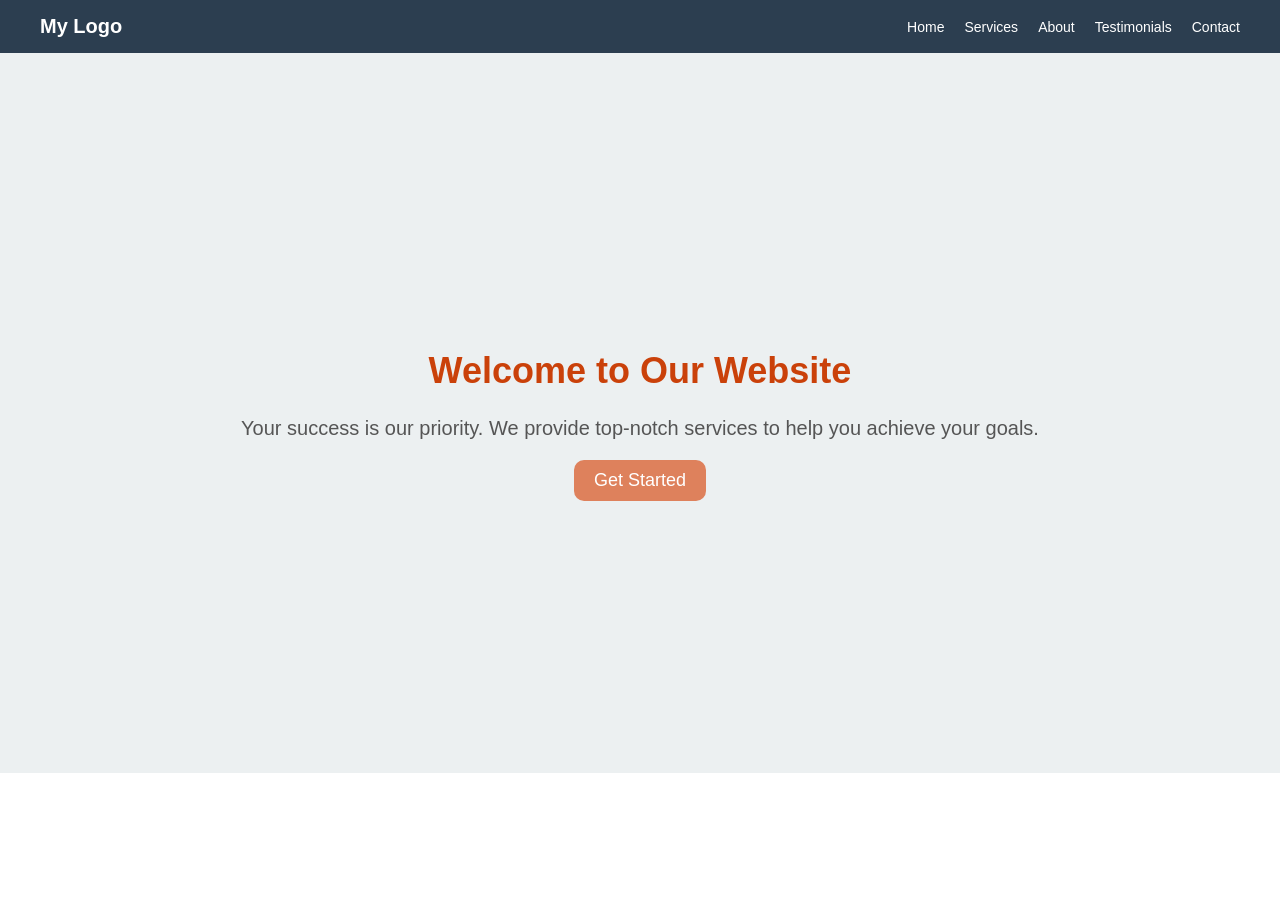
<file: index.html>
<!DOCTYPE html>
<html lang="en">
<head>
    <meta charset="UTF-8">
    <meta name="viewport" content="width=device-width, initial-scale=1.0">
    <title>Document</title>
    <link rel="stylesheet" href="style.css">
</head>
<body>
    <div class="header">
        <div class = "logo">My Logo</div>
        <div class = "nav">
            <a href="#">Home</a>
            <a href="#services">Services</a>
            <a href="#about">About</a>
            <a href="#testimonials">Testimonials</a>
            <a href="#contact">Contact</a> 
        </div>
    </div>
    <div class = "hero">
        <h1>Welcome to Our Website</h1>
        <p>Your success is our priority. We provide top-notch services to help you achieve your goals.</p>
        <button>Get Started</button>
    </div>
</body>
</html>
</file>
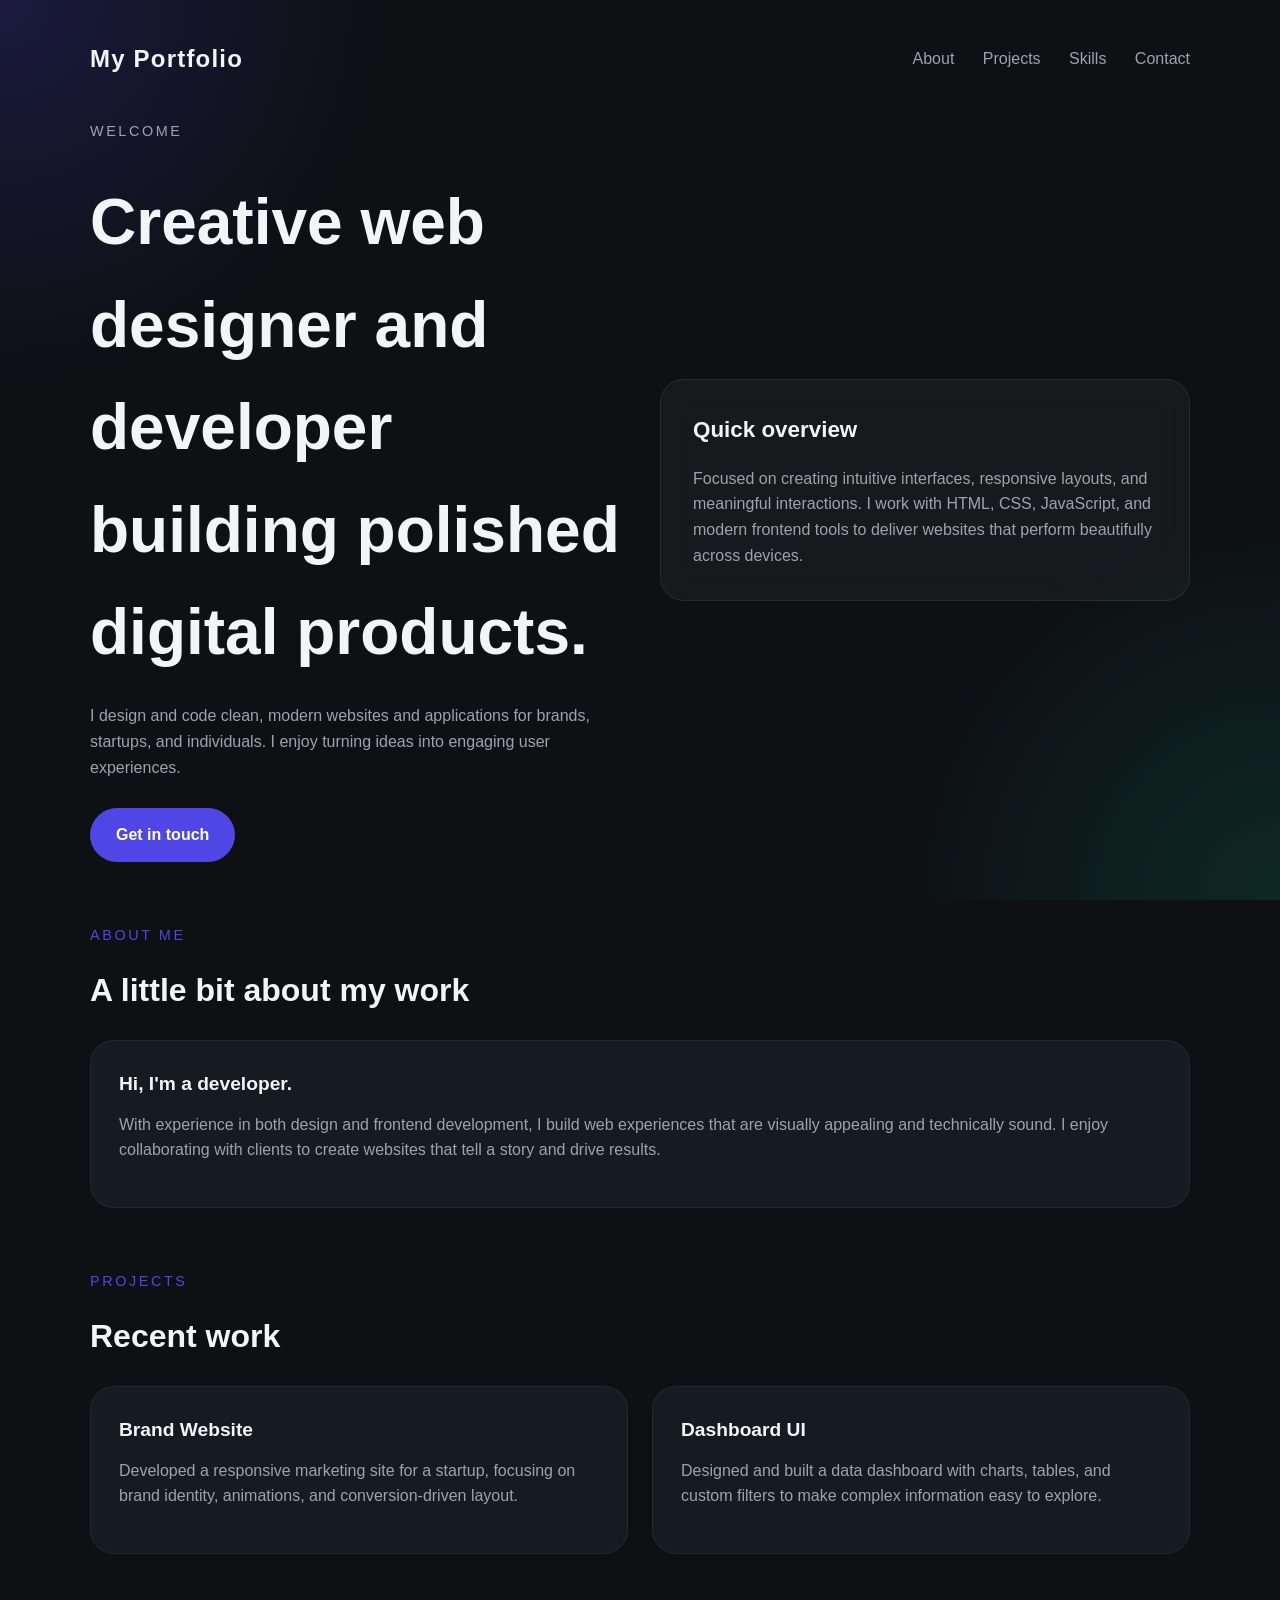
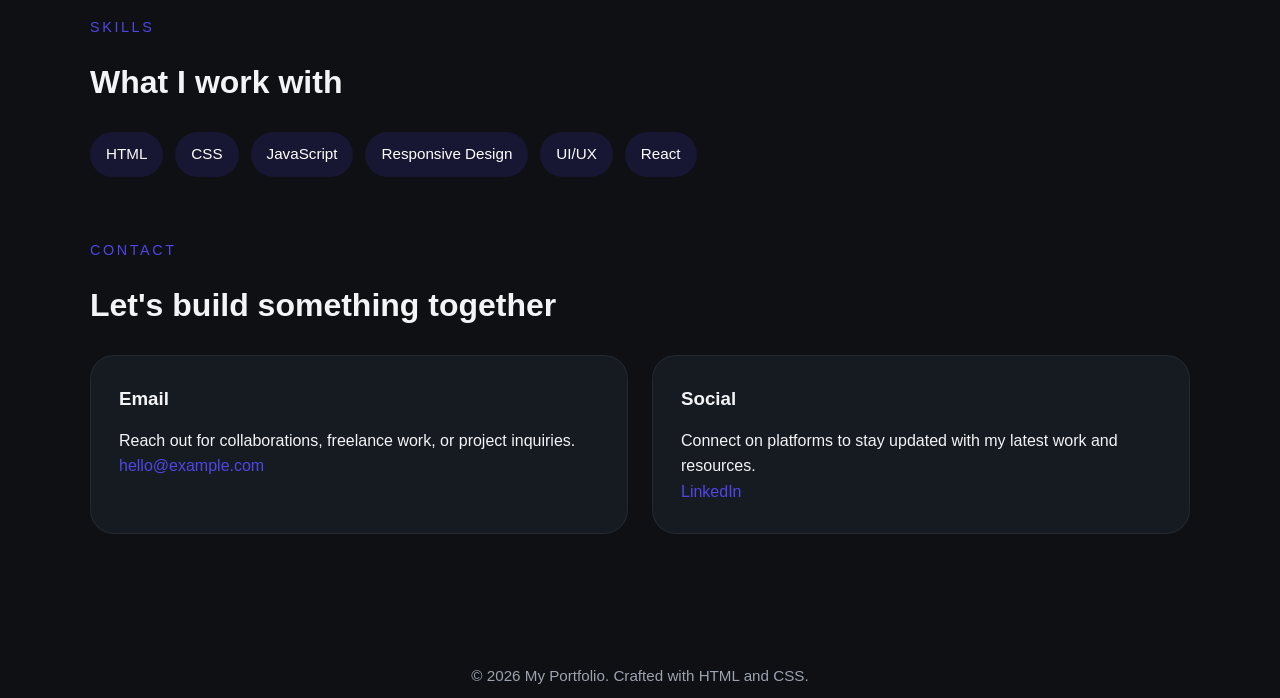
<file: port.html>
<!DOCTYPE html>
<html lang="en">
<head>
  <meta charset="UTF-8">
  <meta name="viewport" content="width=device-width, initial-scale=1.0">
  <link rel="stylesheet" href="port.css">
  <title>Portfolio</title>
</head>
<body>
  <div class="container">
    <header>
      <div class="brand">My Portfolio</div>
      <nav>
        <a href="#about">About</a>
        <a href="#projects">Projects</a>
        <a href="#skills">Skills</a>
        <a href="#contact">Contact</a>
      </nav>
    </header>

    <section class="hero">
      <div class="hero-text">
        <p class="section-title">Welcome</p>
        <h1>Creative web designer and developer building polished digital products.</h1>
        <p>I design and code clean, modern websites and applications for brands, startups, and individuals. I enjoy turning ideas into engaging user experiences.</p>
        <a class="button-primary" href="#contact">Get in touch</a>
      </div>
      <div class="hero-card">
        <h2>Quick overview</h2>
        <p>Focused on creating intuitive interfaces, responsive layouts, and meaningful interactions. I work with HTML, CSS, JavaScript, and modern frontend tools to deliver websites that perform beautifully across devices.</p>
      </div>
    </section>

    <section id="about">
      <span class="section-title">About me</span>
      <h2 class="section-heading">A little bit about my work</h2>
      <div class="card">
        <h3>Hi, I'm a developer.</h3>
        <p>With experience in both design and frontend development, I build web experiences that are visually appealing and technically sound. I enjoy collaborating with clients to create websites that tell a story and drive results.</p>
      </div>
    </section>

    <section id="projects">
      <span class="section-title">Projects</span>
      <h2 class="section-heading">Recent work</h2>
      <div class="cards">
        <div class="card">
          <h3>Brand Website</h3>
          <p>Developed a responsive marketing site for a startup, focusing on brand identity, animations, and conversion-driven layout.</p>
        </div>
        <div class="card">
          <h3>Dashboard UI</h3>
          <p>Designed and built a data dashboard with charts, tables, and custom filters to make complex information easy to explore.</p>
        </div>
      </div>
    </section>

    <section id="skills">
      <span class="section-title">Skills</span>
      <h2 class="section-heading">What I work with</h2>
      <div class="skills">
        <span class="skill-pill">HTML</span>
        <span class="skill-pill">CSS</span>
        <span class="skill-pill">JavaScript</span>
        <span class="skill-pill">Responsive Design</span>
        <span class="skill-pill">UI/UX</span>
        <span class="skill-pill">React</span>
      </div>
    </section>

    <section id="contact">
      <span class="section-title">Contact</span>
      <h2 class="section-heading">Let's build something together</h2>
      <div class="contact-grid">
        <div class="contact-card">
          <h3>Email</h3>
          <p>Reach out for collaborations, freelance work, or project inquiries.</p>
          <a href="mailto:hello@example.com">hello@example.com</a>
        </div>
        <div class="contact-card">
          <h3>Social</h3>
          <p>Connect on platforms to stay updated with my latest work and resources.</p>
          <a href="#">LinkedIn</a>
        </div>
      </div>
    </section>
  </div>

  <footer>
    © 2026 My Portfolio. Crafted with HTML and CSS.
  </footer>
</body>
</html>
</file>
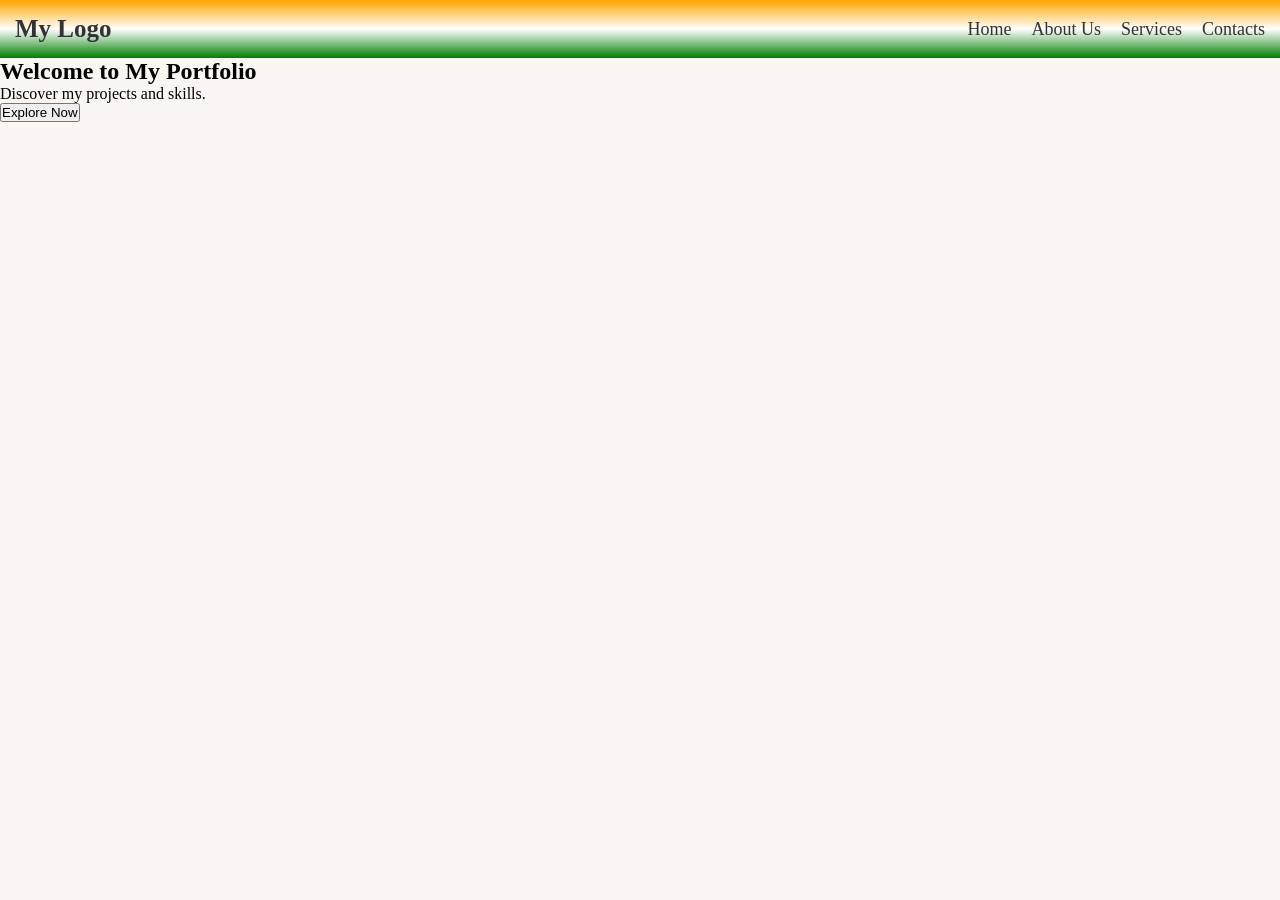
<file: Day 3/day3.html>
<!DOCTYPE html>
<html lang="en">    
<head>
    <meta charset="UTF-8">
    <meta name="viewport" content="width=device-width, initial-scale=1.0">
    <title>My Portfolio</title>
    <link rel="stylesheet" href="day3.css">
    <link rel="stylesheet" href="https://cdnjs.cloudflare.com/ajax/libs/font-awesome/6.5.0/css/all.min.css">
</head>
<body>

    <header>
        <nav class="navbar">
            <div class="logo">My Logo</div>
            
            <ul class="nav-links" id="nav-links">
                <li><a href="#">Home</a></li>
                <li><a href="#about-us">About Us</a></li>
                <li><a href="#services">Services</a></li>
                <li><a href="#contacts">Contacts</a></li>
            </ul>

            <div class="menu-btn" id="menu-btn">
                <i class="fa-solid fa-bars"></i>
            </div>
        </nav>

        <section class="hero">
            <div class="hero-content">
                <h1>Welcome to My Portfolio</h1>
                <p>Discover my projects and skills.</p>
                <button class="hero-btn" id="hero-btn">Explore Now</button>
            </div>
        </section>
    </header>

    <script src="day3.js"></script>
</body>
</html>
</file>
<file: style.css>
body
{
    margin: 0;
    font-family: Arial, Helvetica, sans-serif;
}

.header
{
    display: flex;
    align-items: center;
    justify-content: center;
    background-color: #2c3e50;
    padding: 15px 40px;
    color: white;
    gap: 200px;
}

.logo
{
    font-size: 20px;
    font-weight: bold;
}

.nav
{
    display: flex;
    gap: 20px;
    margin-left: auto;
}

.nav a
{
    color: white;
    text-decoration: none;
    font-size: 14px;
}

.nav a:hover
{
    color: #0dd833;
}

.hero
{
    height: 80vh;
    display: flex;
    flex-direction: column;
    justify-content: center;
    align-items: center;
    background-color: #ecf0f1;
    text-align: center;
}

.hero h1
{
    font-size: 36px;
    color: #ca410a;
    margin-bottom: 15px;
}

.hero p
{
    font-size: 20px;
    color: #555;
    margin-top: 10px;
    margin-bottom: 20px;
}

.hero button
{
    padding: 10px 20px;
    font-size: 18px;
    color: white;
    background-color: #de815c;
    border: none;
    cursor: pointer;
    border-radius: 10px;
}

.hero button:hover
{
    background-color: white;
    color: #d8521d;
    transform: scale(1.05);
}
</file>
<file: port.css>
:root {
    --bg: #0e1014;
    --surface: #161b22;
    --text: #f3f4f6;
    --accent: #4f46e5;
    --muted: #9ca3af;
}

* {
    box-sizing: border-box;
    margin: 0;
    padding: 0;
}

body {
    font-family: Inter, Arial, sans-serif;
    background: var(--bg);
    color: var(--text);
    line-height: 1.6;
}

body::before {
    content: "";
    position: fixed;
    inset: 0;
    background: radial-gradient(circle at top left, rgba(79, 70, 229, 0.2), transparent 25%),
                radial-gradient(circle at bottom right, rgba(16, 185, 129, 0.15), transparent 25%);
    z-index: -1;
}

.container {
    width: min(1100px, 90vw);
    margin: 0 auto;
    padding: 40px 0;
}

header {
    display: flex;
    justify-content: space-between;
    align-items: center;
    gap: 16px;
    margin-bottom: 40px;
    flex-wrap: wrap;
}

.brand {
    font-size: 1.5rem;
    font-weight: 700;
    letter-spacing: 0.05em;
}

nav a {
    color: var(--muted);
    text-decoration: none;
    margin-left: 24px;
    transition: color 0.2s ease;
}

nav a:hover {
    color: var(--text);
}

.hero {
    display: grid;
    grid-template-columns: 1fr 1fr;
    gap: 40px;
    align-items: center;
    margin-bottom: 60px;
}

.hero-text h1 {
    font-size: clamp(2.5rem, 5vw, 4rem);
    margin-bottom: 20px;
    max-width: 680px;
}

.hero-text p {
    max-width: 620px;
    color: var(--muted);
    margin-bottom: 28px;
}

.button-primary {
    display: inline-flex;
    align-items: center;
    justify-content: center;
    padding: 14px 26px;
    border-radius: 999px;
    background: var(--accent);
    color: white;
    text-decoration: none;
    font-weight: 600;
}

.hero-card {
    background: rgba(255,255,255,0.04);
    border: 1px solid rgba(255,255,255,0.08);
    border-radius: 24px;
    padding: 32px;
    backdrop-filter: blur(14px);
}

.hero-card h2 {
    margin-bottom: 18px;
    font-size: 1.4rem;
}

.hero-card p {
    color: var(--muted);
}

section {
    margin-bottom: 60px;
}

.section-title {
    display: inline-block;
    font-size: 0.9rem;
    text-transform: uppercase;
    letter-spacing: 0.18em;
    color: var(--accent);
    margin-bottom: 18px;
}

.section-heading {
    font-size: 2rem;
    margin-bottom: 24px;
}

.cards {
    display: grid;
    grid-template-columns: repeat(2, minmax(0, 1fr));
    gap: 24px;
}

.card {
    background: var(--surface);
    border-radius: 24px;
    padding: 28px;
    border: 1px solid rgba(255,255,255,0.06);
}

.card h3 {
    margin-bottom: 12px;
    font-size: 1.2rem;
}

.card p {
    color: var(--muted);
    margin-bottom: 16px;
}

.skills {
    display: flex;
    flex-wrap: wrap;
    gap: 12px;
}

.skill-pill {
    padding: 10px 16px;
    border-radius: 999px;
    background: rgba(79, 70, 229, 0.15);
    color: white;
    font-size: 0.95rem;
}

.contact-grid {
    display: grid;
    grid-template-columns: 1fr 1fr;
    gap: 24px;
}

.contact-card {
    background: var(--surface);
    border-radius: 24px;
    padding: 28px;
    border: 1px solid rgba(255,255,255,0.06);
}

.contact-card h3 {
    margin-bottom: 14px;
}

.contact-card a {
    color: var(--accent);
    text-decoration: none;
}

footer {
    text-align: center;
    color: var(--muted);
    font-size: 0.95rem;
    padding: 30px 0 10px;
}

@media (max-width: 860px) {
    .hero {
    grid-template-columns: 1fr;
    }

    .cards,
    .contact-grid {
    grid-template-columns: 1fr;
    }

    nav {
    width: 100%;
    order: 2;
    }

    nav a {
    margin-left: 0;
    margin-right: 20px;
    }
}

@media (max-width: 620px) {
    .container {
    padding: 24px 0;
    }

    .hero-text h1 {
    font-size: 2.5rem;
    }

    header {
    flex-direction: column;
    align-items: flex-start;
    }

    nav {
    display: flex;
    flex-wrap: wrap;
    gap: 12px;
    }
}
</file>
<file: Day 3/day3.css>
* {
    margin: 0;
    padding: 0;
    box-sizing: border-box;
}

body {
    background-color: #FAF7F2;
    color: #000000;
}

.navbar {
    width: 100%;
    padding: 15px;
    display: flex;
    background: linear-gradient(180deg, orange, white, green);
    justify-content: space-between;
    align-items: center;
    position: sticky;
}

.logo {
    font-size: 25px;
    font-weight: bold;
    color: #333333;
}

/* Base styles for the list */
.nav-links {
    list-style: none;
    display: flex; /* Default for Desktop */
    gap: 20px;
}

.nav-links li a {
    text-decoration: none;
    color: #333333;
    font-size: 18px;
    font-weight: 500;
}

.nav-links li a:hover {
    color: #005F73;
}

.menu-btn {
    display: none;
    font-size: 24px;
    color: #333333;
    cursor: pointer;
}

/* Mobile Responsiveness */
@media (max-width: 768px) {
    .menu-btn {
        display: block;
    }

    .nav-links {
        display: none; /* Force hidden by default on mobile */
        flex-direction: column;
        position: absolute;
        top: 60px;
        right: 15px;
        background: #cbc8c8;
        width: 200px;
        text-align: center;
        padding: 20px;
        border-radius: 5px;
        gap: 10px;
    }

    /* Target the class added by your JavaScript */
    .nav-links.active {
        display: flex; 
    }
}
</file>
